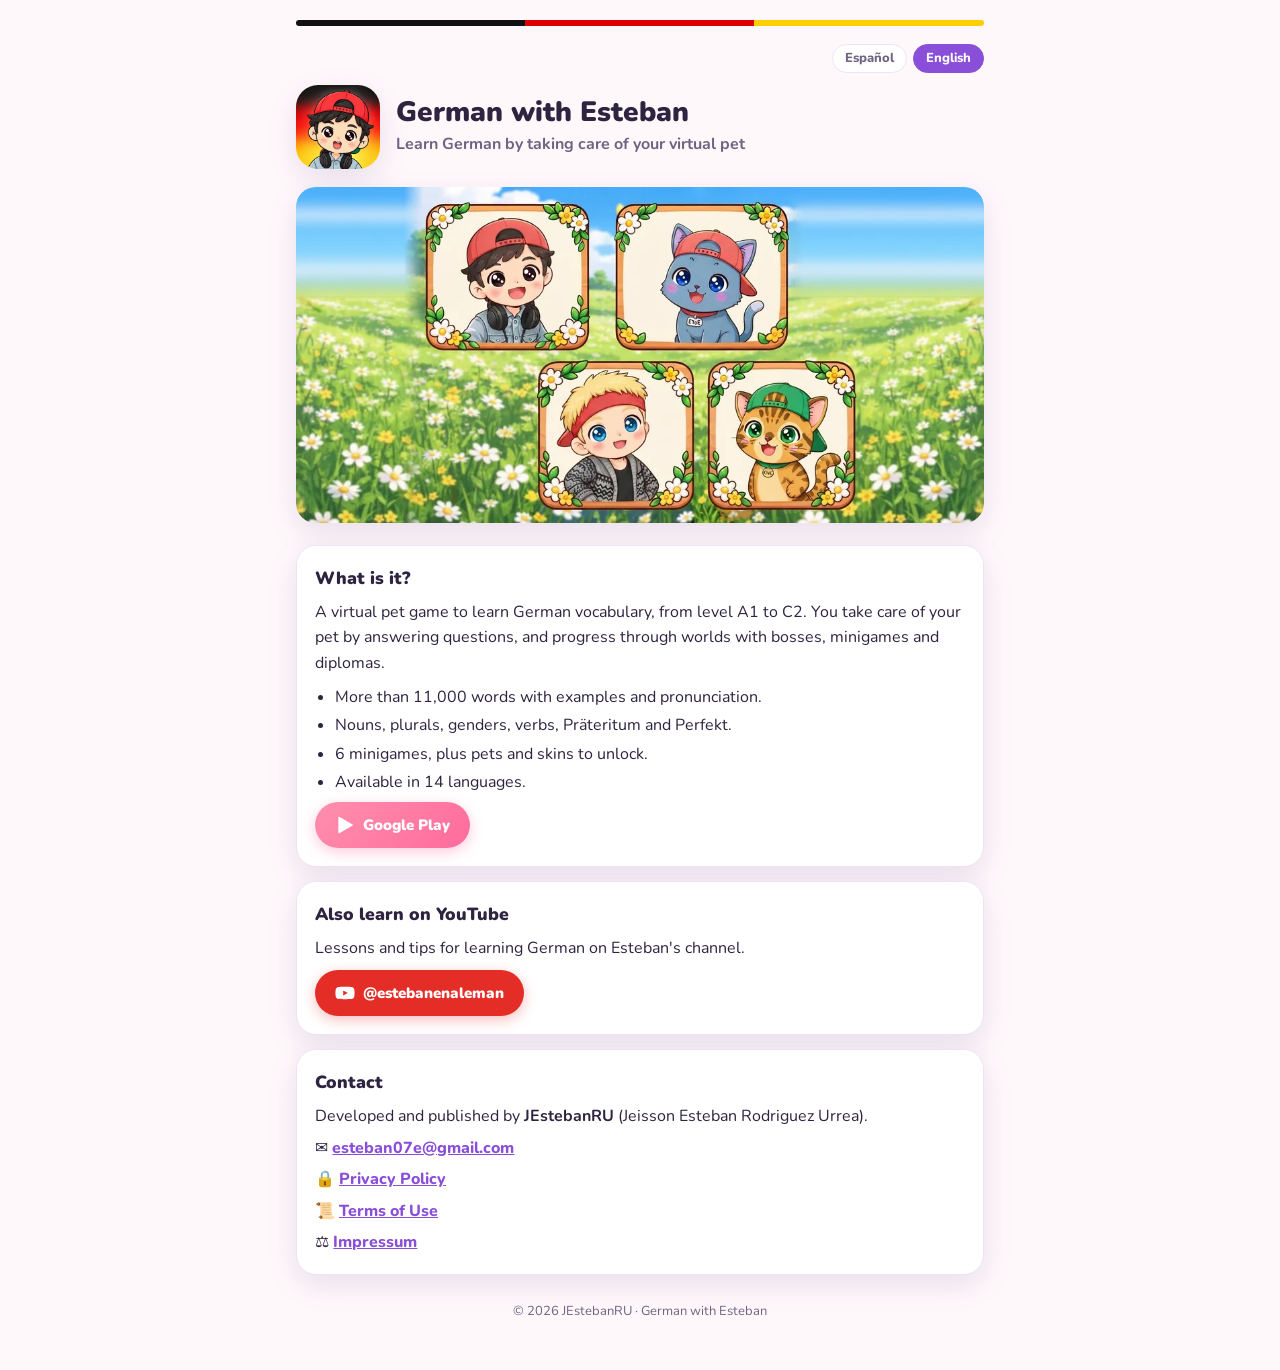
<file: index.html>
<!doctype html>
<html lang="es">
<head>
<meta charset="utf-8">
<meta name="viewport" content="width=device-width, initial-scale=1">
<title>German with Esteban</title>
<meta name="description" content="Aprende alemán cuidando a tu mascota virtual. Learn German by taking care of your virtual pet.">
<link rel="icon" href="favicon.png" type="image/png">
<link rel="apple-touch-icon" href="apple-touch-icon.png">
<meta property="og:title" content="German with Esteban">
<meta property="og:description" content="Aprende alemán cuidando a tu mascota virtual · Learn German by taking care of your virtual pet">
<meta property="og:image" content="https://jestebanru7.github.io/banner.webp">
<link href="fonts/fonts.css" rel="stylesheet">
<style>
  :root {
    --bg:#FFF8FB; --card:#FFFFFF; --text:#2E2440; --muted:#6E6482; --line:#EEE3F5;
    --pink:#FF6B9D; --pink2:#FF8FAD; --purple:#8A4FD8; --shadow:0 10px 30px rgba(80,40,120,0.12);
  }
  @media (prefers-color-scheme: dark) {
    :root { --bg:#17131D; --card:#221C2B; --text:#F1ECF7; --muted:#ADA4BB; --line:#352C40;
            --purple:#B98CFF; --shadow:0 10px 30px rgba(0,0,0,0.35); }
  }
  * { box-sizing:border-box; }
  body { margin:0; background:var(--bg); color:var(--text);
         font:16px/1.6 'Nunito', system-ui, -apple-system, 'Segoe UI', Roboto, sans-serif; }
  main { max-width:720px; margin:0 auto; padding:20px 16px 48px; }
  .flag { height:6px; border-radius:3px; margin-bottom:18px;
          background:linear-gradient(90deg,#111 0 33.3%,#DD0000 33.3% 66.6%,#FFCE00 66.6%); }
  .lang { display:flex; justify-content:flex-end; gap:6px; margin-bottom:12px; }
  .lang button { font:inherit; font-size:13px; font-weight:800; color:var(--muted); background:var(--card);
                 border:1.5px solid var(--line); border-radius:999px; padding:3px 12px; cursor:pointer; }
  .lang button.on { color:#fff; background:var(--purple); border-color:var(--purple); }
  .hero { display:flex; align-items:center; gap:16px; margin-bottom:18px; }
  .hero img { width:84px; height:84px; border-radius:22px; box-shadow:var(--shadow); flex-shrink:0; }
  h1 { font-size:1.75rem; font-weight:900; line-height:1.15; margin:0; }
  .tagline { color:var(--muted); font-weight:700; margin:4px 0 0; }
  .banner { width:100%; height:auto; aspect-ratio:1024/500; display:block; border-radius:20px;
            box-shadow:var(--shadow); margin:4px 0 22px; object-fit:cover; }
  .card { background:var(--card); border:1.5px solid var(--line); border-radius:20px;
          padding:18px 18px; margin-bottom:14px; box-shadow:var(--shadow); }
  h2 { font-size:1.1rem; font-weight:900; margin:0 0 8px; }
  ul { margin:0; padding-left:20px; }
  li { margin:3px 0; }
  .btns { display:flex; flex-wrap:wrap; gap:10px; margin-top:6px; }
  .btn { display:inline-flex; align-items:center; gap:8px; text-decoration:none; font-weight:900;
         border-radius:999px; padding:11px 20px; font-size:15px; }
  .btn-play { color:#fff; background:linear-gradient(135deg,var(--pink2),var(--pink));
              box-shadow:0 4px 14px rgba(255,107,157,0.35); }
  .btn-yt { color:#fff; background:#E52D27; box-shadow:0 4px 14px rgba(229,45,39,0.3); }
  .btn svg { width:20px; height:20px; flex-shrink:0; }
  a { color:var(--purple); font-weight:800; }
  .contact a { word-break:break-all; }
  footer { color:var(--muted); font-size:13px; text-align:center; margin-top:26px; }
  [data-l] { display:none; }
  html[lang="es"] [data-l="es"], html[lang="en"] [data-l="en"] { display:revert; }
  @media (max-width:420px) { h1 { font-size:1.45rem; } .hero img { width:68px; height:68px; } }
</style>
</head>
<body>
<main>
  <div class="flag" aria-hidden="true"></div>
  <nav class="lang" aria-label="Idioma / Language">
    <button type="button" data-set="es">Español</button>
    <button type="button" data-set="en">English</button>
  </nav>

  <header class="hero">
    <img src="icon.webp" alt="" width="84" height="84">
    <div>
      <h1>German with Esteban</h1>
      <p class="tagline">
        <span data-l="es">Aprende alemán cuidando a tu mascota virtual</span>
        <span data-l="en">Learn German by taking care of your virtual pet</span>
      </p>
    </div>
  </header>

  <img class="banner" src="banner.webp" alt="Esteban, Felix, Lucky y Silvestre">

  <section class="card">
    <h2><span data-l="es">¿Qué es?</span><span data-l="en">What is it?</span></h2>
    <p data-l="es" style="margin:0 0 8px">Un juego de mascota virtual para aprender vocabulario alemán, del nivel A1 al C2. Cuidas de tu mascota respondiendo preguntas, y avanzas por mundos con jefes, minijuegos y diplomas.</p>
    <p data-l="en" style="margin:0 0 8px">A virtual pet game to learn German vocabulary, from level A1 to C2. You take care of your pet by answering questions, and progress through worlds with bosses, minigames and diplomas.</p>
    <ul data-l="es">
      <li>Más de 11.000 palabras con ejemplos y pronunciación.</li>
      <li>Sustantivos, plurales, géneros, verbos, Präteritum y Perfekt.</li>
      <li>6 minijuegos, mascotas y skins para desbloquear.</li>
      <li>Disponible en 14 idiomas.</li>
    </ul>
    <ul data-l="en">
      <li>More than 11,000 words with examples and pronunciation.</li>
      <li>Nouns, plurals, genders, verbs, Präteritum and Perfekt.</li>
      <li>6 minigames, plus pets and skins to unlock.</li>
      <li>Available in 14 languages.</li>
    </ul>
    <div class="btns">
      <a class="btn btn-play" href="https://play.google.com/store/apps/details?id=com.jestebanru.germanwithesteban">
        <svg viewBox="0 0 24 24" aria-hidden="true"><path fill="currentColor" d="M4 2.8v18.4c0 .6.7 1 1.2.7l15.9-9.2c.5-.3.5-1.1 0-1.4L5.2 2.1C4.7 1.8 4 2.2 4 2.8z"/></svg>
        <span data-l="es">Google Play</span><span data-l="en">Google Play</span>
      </a>
    </div>
  </section>

  <section class="card">
    <h2><span data-l="es">Aprende también en YouTube</span><span data-l="en">Also learn on YouTube</span></h2>
    <p data-l="es" style="margin:0 0 8px">Clases y consejos para aprender alemán en el canal de Esteban.</p>
    <p data-l="en" style="margin:0 0 8px">Lessons and tips for learning German on Esteban's channel.</p>
    <div class="btns">
      <a class="btn btn-yt" href="https://www.youtube.com/@estebanenaleman">
        <svg viewBox="0 0 24 24" aria-hidden="true"><path fill="currentColor" d="M23 7.2a3 3 0 0 0-2.1-2.1C19 4.6 12 4.6 12 4.6s-7 0-8.9.5A3 3 0 0 0 1 7.2 31 31 0 0 0 .5 12a31 31 0 0 0 .5 4.8 3 3 0 0 0 2.1 2.1c1.9.5 8.9.5 8.9.5s7 0 8.9-.5a3 3 0 0 0 2.1-2.1 31 31 0 0 0 .5-4.8 31 31 0 0 0-.5-4.8zM9.8 15.1V8.9L15.4 12l-5.6 3.1z"/></svg>
        @estebanenaleman
      </a>
    </div>
  </section>

  <section class="card contact">
    <h2><span data-l="es">Contacto</span><span data-l="en">Contact</span></h2>
    <p style="margin:0 0 6px">
      <span data-l="es">Desarrollado y publicado por</span><span data-l="en">Developed and published by</span>
      <strong>JEstebanRU</strong> (Jeisson Esteban Rodriguez Urrea).
    </p>
    <p style="margin:0 0 6px">✉️ <a href="mailto:esteban07e@gmail.com">esteban07e@gmail.com</a></p>
    <p style="margin:0 0 6px">🔒 <a href="privacy/"><span data-l="es">Política de privacidad</span><span data-l="en">Privacy Policy</span></a></p>
    <p style="margin:0 0 6px">📜 <a href="terms/"><span data-l="es">Términos de uso</span><span data-l="en">Terms of Use</span></a></p>
    <p style="margin:0">⚖️ <a href="https://mein.online-impressum.de/german-with-esteban/#impressum">Impressum</a></p>
  </section>

  <footer>© 2026 JEstebanRU · German with Esteban</footer>
</main>
<script>
  (function () {
    var KEY = 'gwe_site_lang';
    function set(l) {
      document.documentElement.lang = l;
      document.querySelectorAll('.lang button').forEach(function (b) { b.classList.toggle('on', b.dataset.set === l); });
      try { localStorage.setItem(KEY, l); } catch (e) {}
    }
    var saved = null;
    try { saved = localStorage.getItem(KEY); } catch (e) {}
    set(saved || ((navigator.language || 'en').toLowerCase().indexOf('es') === 0 ? 'es' : 'en'));
    document.querySelectorAll('.lang button').forEach(function (b) {
      b.addEventListener('click', function () { set(b.dataset.set); });
    });
  })();
</script>
</body>
</html>
</file>
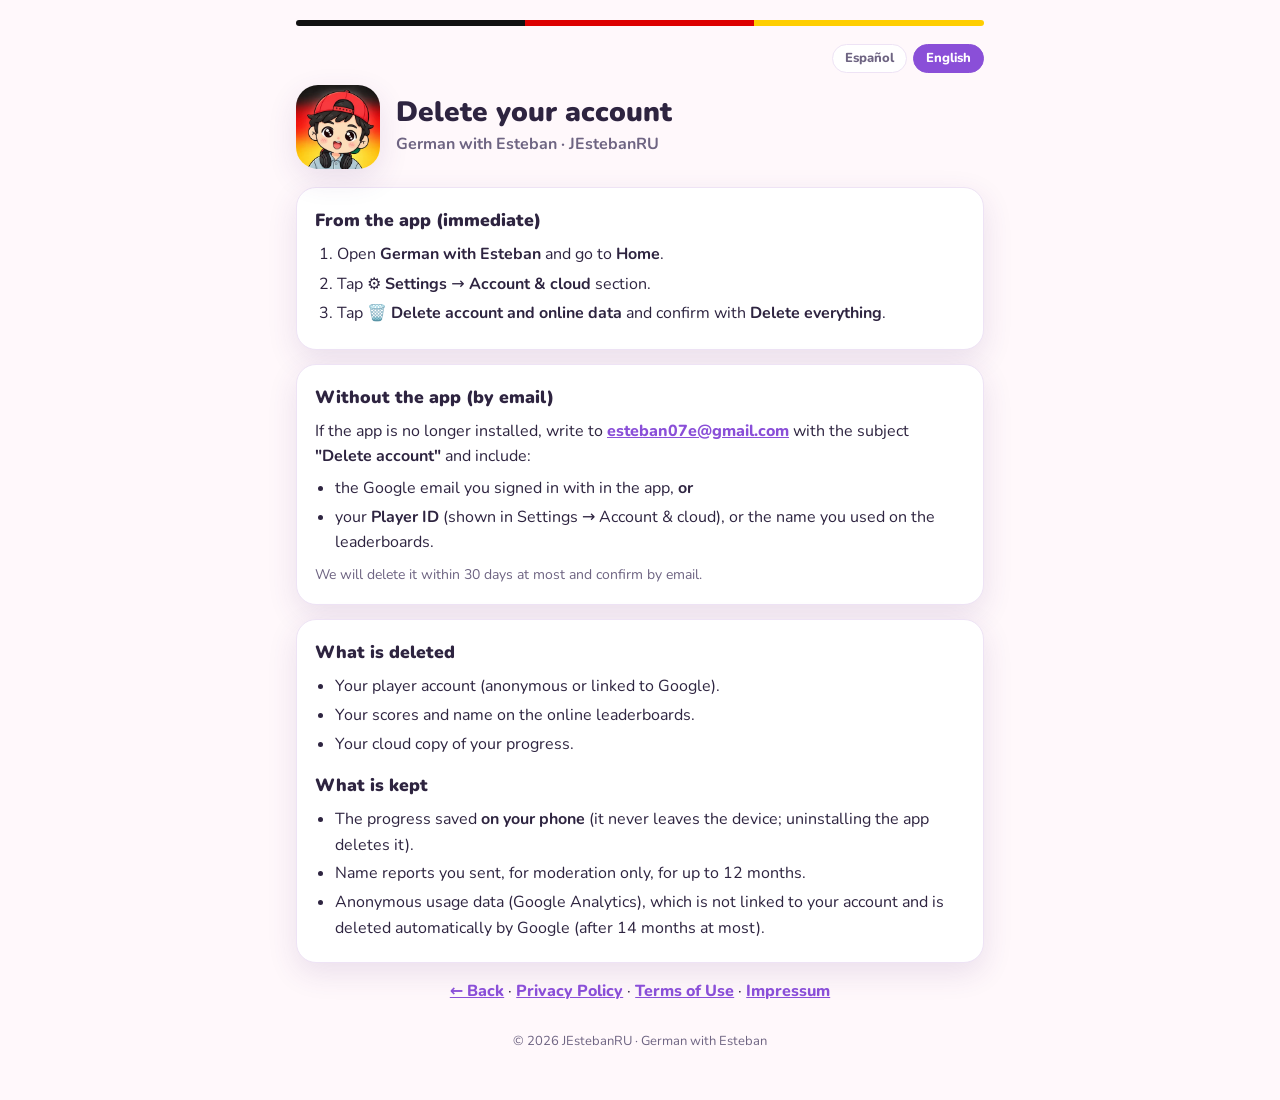
<file: delete-account/index.html>
<!doctype html>
<html lang="es">
<head>
<meta charset="utf-8">
<meta name="viewport" content="width=device-width, initial-scale=1">
<title>Borrar cuenta · Delete account — German with Esteban</title>
<meta name="description" content="Cómo borrar tu cuenta y tus datos de German with Esteban. How to delete your German with Esteban account and data.">
<link rel="icon" href="../favicon.png" type="image/png">
<link rel="apple-touch-icon" href="../apple-touch-icon.png">
<meta property="og:title" content="German with Esteban">
<meta property="og:description" content="Aprende alemán cuidando a tu mascota virtual · Learn German by taking care of your virtual pet">
<meta property="og:image" content="https://jestebanru7.github.io/banner.webp">
<link href="../fonts/fonts.css" rel="stylesheet">
<style>
  :root {
    --bg:#FFF8FB; --card:#FFFFFF; --text:#2E2440; --muted:#6E6482; --line:#EEE3F5;
    --pink:#FF6B9D; --pink2:#FF8FAD; --purple:#8A4FD8; --shadow:0 10px 30px rgba(80,40,120,0.12);
  }
  @media (prefers-color-scheme: dark) {
    :root { --bg:#17131D; --card:#221C2B; --text:#F1ECF7; --muted:#ADA4BB; --line:#352C40;
            --purple:#B98CFF; --shadow:0 10px 30px rgba(0,0,0,0.35); }
  }
  * { box-sizing:border-box; }
  body { margin:0; background:var(--bg); color:var(--text);
         font:16px/1.6 'Nunito', system-ui, -apple-system, 'Segoe UI', Roboto, sans-serif; }
  main { max-width:720px; margin:0 auto; padding:20px 16px 48px; }
  .flag { height:6px; border-radius:3px; margin-bottom:18px;
          background:linear-gradient(90deg,#111 0 33.3%,#DD0000 33.3% 66.6%,#FFCE00 66.6%); }
  .lang { display:flex; justify-content:flex-end; gap:6px; margin-bottom:12px; }
  .lang button { font:inherit; font-size:13px; font-weight:800; color:var(--muted); background:var(--card);
                 border:1.5px solid var(--line); border-radius:999px; padding:3px 12px; cursor:pointer; }
  .lang button.on { color:#fff; background:var(--purple); border-color:var(--purple); }
  .hero { display:flex; align-items:center; gap:16px; margin-bottom:18px; }
  .hero img { width:84px; height:84px; border-radius:22px; box-shadow:var(--shadow); flex-shrink:0; }
  h1 { font-size:1.75rem; font-weight:900; line-height:1.15; margin:0; }
  .tagline { color:var(--muted); font-weight:700; margin:4px 0 0; }
  .banner { width:100%; height:auto; aspect-ratio:1024/500; display:block; border-radius:20px;
            box-shadow:var(--shadow); margin:4px 0 22px; object-fit:cover; }
  .card { background:var(--card); border:1.5px solid var(--line); border-radius:20px;
          padding:18px 18px; margin-bottom:14px; box-shadow:var(--shadow); }
  h2 { font-size:1.1rem; font-weight:900; margin:0 0 8px; }
  ul { margin:0; padding-left:20px; }
  li { margin:3px 0; }
  .btns { display:flex; flex-wrap:wrap; gap:10px; margin-top:6px; }
  .btn { display:inline-flex; align-items:center; gap:8px; text-decoration:none; font-weight:900;
         border-radius:999px; padding:11px 20px; font-size:15px; }
  .btn-play { color:#fff; background:linear-gradient(135deg,var(--pink2),var(--pink));
              box-shadow:0 4px 14px rgba(255,107,157,0.35); }
  .btn-yt { color:#fff; background:#E52D27; box-shadow:0 4px 14px rgba(229,45,39,0.3); }
  .btn svg { width:20px; height:20px; flex-shrink:0; }
  a { color:var(--purple); font-weight:800; }
  .contact a { word-break:break-all; }
  footer { color:var(--muted); font-size:13px; text-align:center; margin-top:26px; }
  [data-l] { display:none; }
  html[lang="es"] [data-l="es"], html[lang="en"] [data-l="en"] { display:revert; }
  ol { margin:0; padding-left:22px; } ol li { margin:4px 0; }
  .note { color:var(--muted); font-size:14px; margin:8px 0 0; }
  @media (max-width:420px) { h1 { font-size:1.45rem; } .hero img { width:68px; height:68px; } }
</style>
</head>
<body>
<main>
  <div class="flag" aria-hidden="true"></div>
  <nav class="lang" aria-label="Idioma / Language">
    <button type="button" data-set="es">Español</button>
    <button type="button" data-set="en">English</button>
  </nav>

  <header class="hero">
    <img src="../icon.webp" alt="" width="84" height="84">
    <div>
      <h1><span data-l="es">Borrar tu cuenta</span><span data-l="en">Delete your account</span></h1>
      <p class="tagline">German with Esteban · JEstebanRU</p>
    </div>
  </header>

  <section class="card">
    <h2><span data-l="es">Desde la app (inmediato)</span><span data-l="en">From the app (immediate)</span></h2>
    <ol data-l="es">
      <li>Abre <strong>German with Esteban</strong> y ve a <strong>Inicio</strong>.</li>
      <li>Pulsa ⚙️ <strong>Configuración</strong> → sección <strong>Cuenta y nube</strong>.</li>
      <li>Pulsa <strong>🗑️ Borrar cuenta y datos online</strong> y confirma con <strong>Borrar todo</strong>.</li>
    </ol>
    <ol data-l="en">
      <li>Open <strong>German with Esteban</strong> and go to <strong>Home</strong>.</li>
      <li>Tap ⚙️ <strong>Settings</strong> → <strong>Account &amp; cloud</strong> section.</li>
      <li>Tap <strong>🗑️ Delete account and online data</strong> and confirm with <strong>Delete everything</strong>.</li>
    </ol>
  </section>

  <section class="card contact">
    <h2><span data-l="es">Sin la app (por correo)</span><span data-l="en">Without the app (by email)</span></h2>
    <p data-l="es" style="margin:0 0 6px">Si ya no tienes la app instalada, escribe a <a href="mailto:esteban07e@gmail.com?subject=Borrar%20cuenta%20-%20German%20with%20Esteban">esteban07e@gmail.com</a> con el asunto <strong>"Borrar cuenta"</strong> e indica:</p>
    <p data-l="en" style="margin:0 0 6px">If the app is no longer installed, write to <a href="mailto:esteban07e@gmail.com?subject=Delete%20account%20-%20German%20with%20Esteban">esteban07e@gmail.com</a> with the subject <strong>"Delete account"</strong> and include:</p>
    <ul data-l="es">
      <li>el correo de Google con el que iniciaste sesión en la app, <strong>o</strong></li>
      <li>tu <strong>ID de jugador</strong> (aparece en Configuración → Cuenta y nube), o el nombre que usabas en las clasificaciones.</li>
    </ul>
    <ul data-l="en">
      <li>the Google email you signed in with in the app, <strong>or</strong></li>
      <li>your <strong>Player ID</strong> (shown in Settings → Account &amp; cloud), or the name you used on the leaderboards.</li>
    </ul>
    <p class="note" data-l="es">Lo borraremos en un plazo máximo de 30 días y te confirmaremos por correo.</p>
    <p class="note" data-l="en">We will delete it within 30 days at most and confirm by email.</p>
  </section>

  <section class="card">
    <h2><span data-l="es">Qué se borra</span><span data-l="en">What is deleted</span></h2>
    <ul data-l="es">
      <li>Tu cuenta de jugador (anónima o vinculada a Google).</li>
      <li>Tus puntuaciones y nombre en las clasificaciones online.</li>
      <li>Tu copia del progreso en la nube.</li>
    </ul>
    <ul data-l="en">
      <li>Your player account (anonymous or linked to Google).</li>
      <li>Your scores and name on the online leaderboards.</li>
      <li>Your cloud copy of your progress.</li>
    </ul>
    <h2 style="margin-top:14px"><span data-l="es">Qué se conserva</span><span data-l="en">What is kept</span></h2>
    <ul data-l="es">
      <li>El progreso guardado <strong>en tu móvil</strong> (no sale del dispositivo; se borra desinstalando la app).</li>
      <li>Las denuncias de nombres que hayas enviado, solo para la moderación, hasta 12 meses.</li>
      <li>Datos de uso anónimos (Google Analytics), que no están ligados a tu cuenta y que Google elimina automáticamente (como máximo a los 14 meses).</li>
    </ul>
    <ul data-l="en">
      <li>The progress saved <strong>on your phone</strong> (it never leaves the device; uninstalling the app deletes it).</li>
      <li>Name reports you sent, for moderation only, for up to 12 months.</li>
      <li>Anonymous usage data (Google Analytics), which is not linked to your account and is deleted automatically by Google (after 14 months at most).</li>
    </ul>
  </section>

  <p style="text-align:center"><a href="../"><span data-l="es">← Volver</span><span data-l="en">← Back</span></a> · <a href="../privacy/"><span data-l="es">Política de privacidad</span><span data-l="en">Privacy Policy</span></a> · <a href="../terms/"><span data-l="es">Términos de uso</span><span data-l="en">Terms of Use</span></a> · <a href="https://mein.online-impressum.de/german-with-esteban/#impressum">Impressum</a></p>
  <footer>© 2026 JEstebanRU · German with Esteban</footer>
</main>
<script>
  (function () {
    var KEY = 'gwe_site_lang';
    function set(l) {
      document.documentElement.lang = l;
      document.querySelectorAll('.lang button').forEach(function (b) { b.classList.toggle('on', b.dataset.set === l); });
      try { localStorage.setItem(KEY, l); } catch (e) {}
    }
    var saved = null;
    try { saved = localStorage.getItem(KEY); } catch (e) {}
    set(saved || ((navigator.language || 'en').toLowerCase().indexOf('es') === 0 ? 'es' : 'en'));
    document.querySelectorAll('.lang button').forEach(function (b) {
      b.addEventListener('click', function () { set(b.dataset.set); });
    });
  })();
</script>
</body>
</html>
</file>
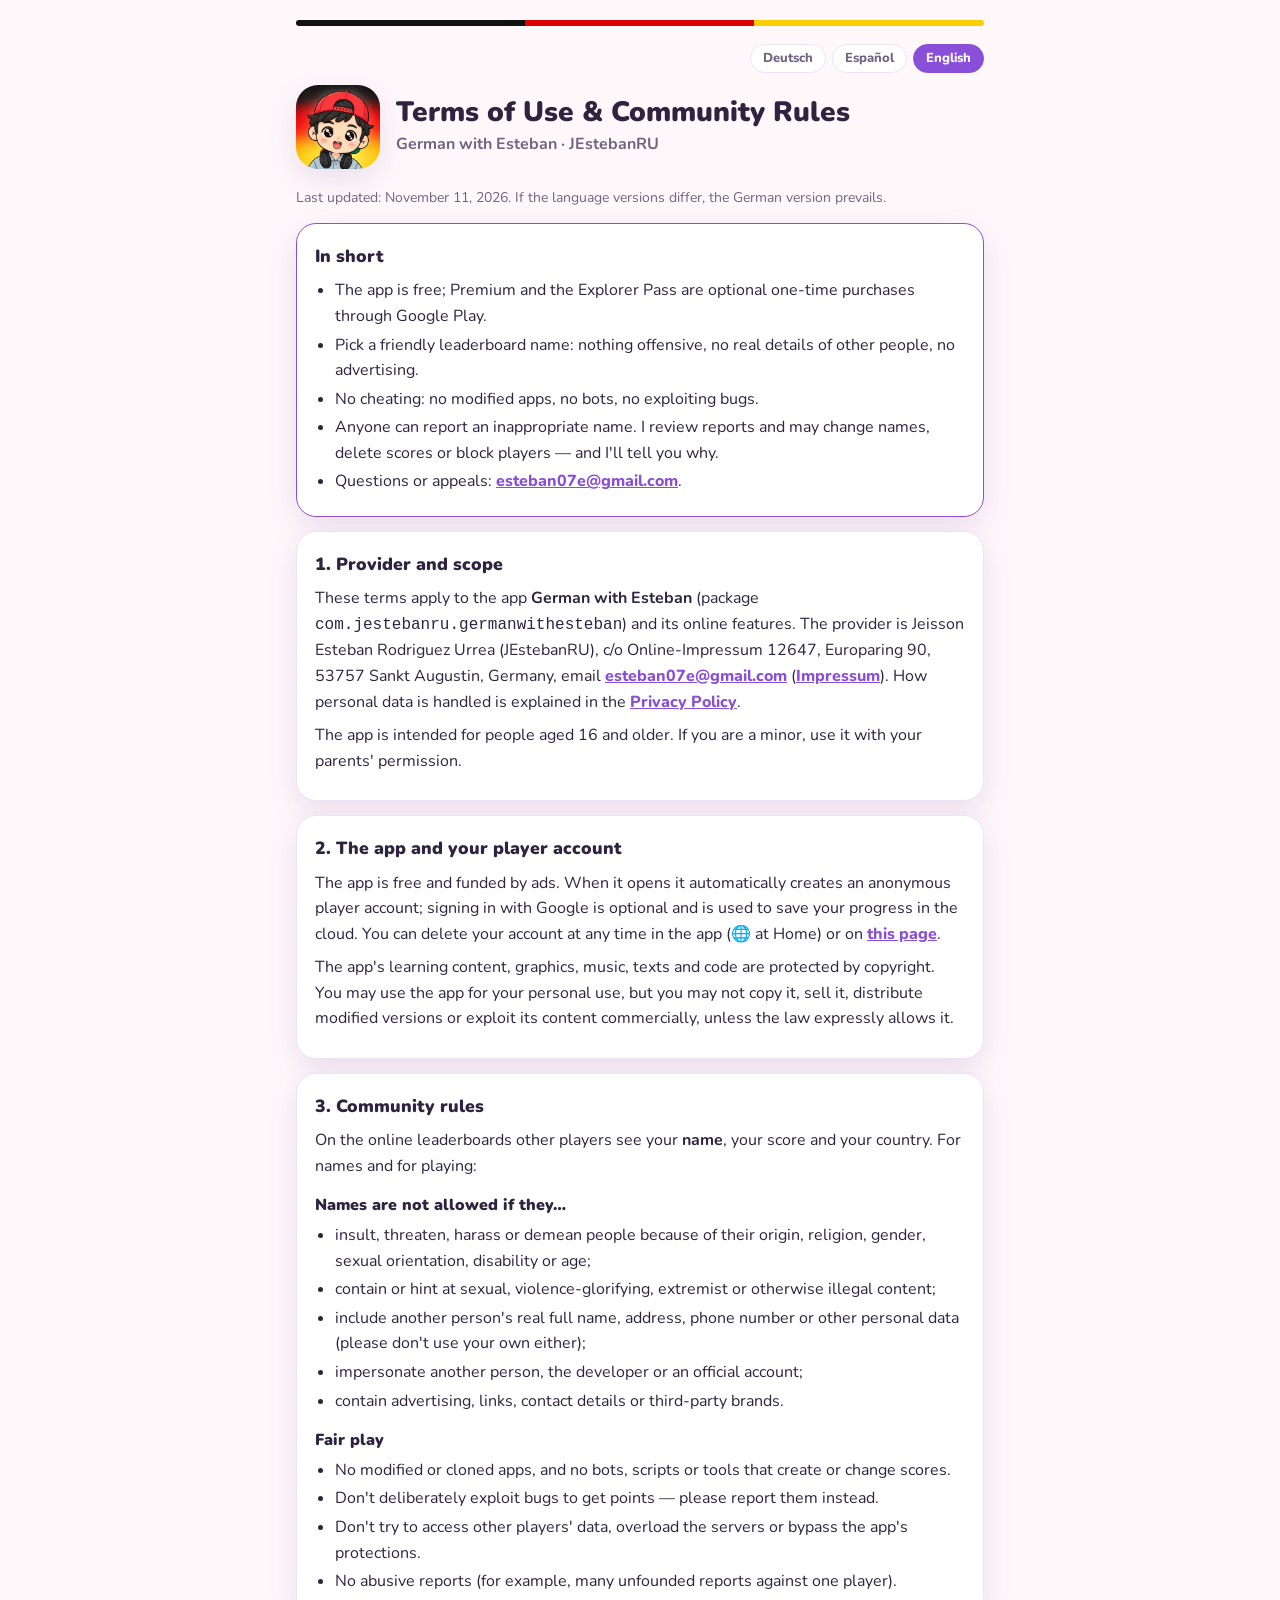
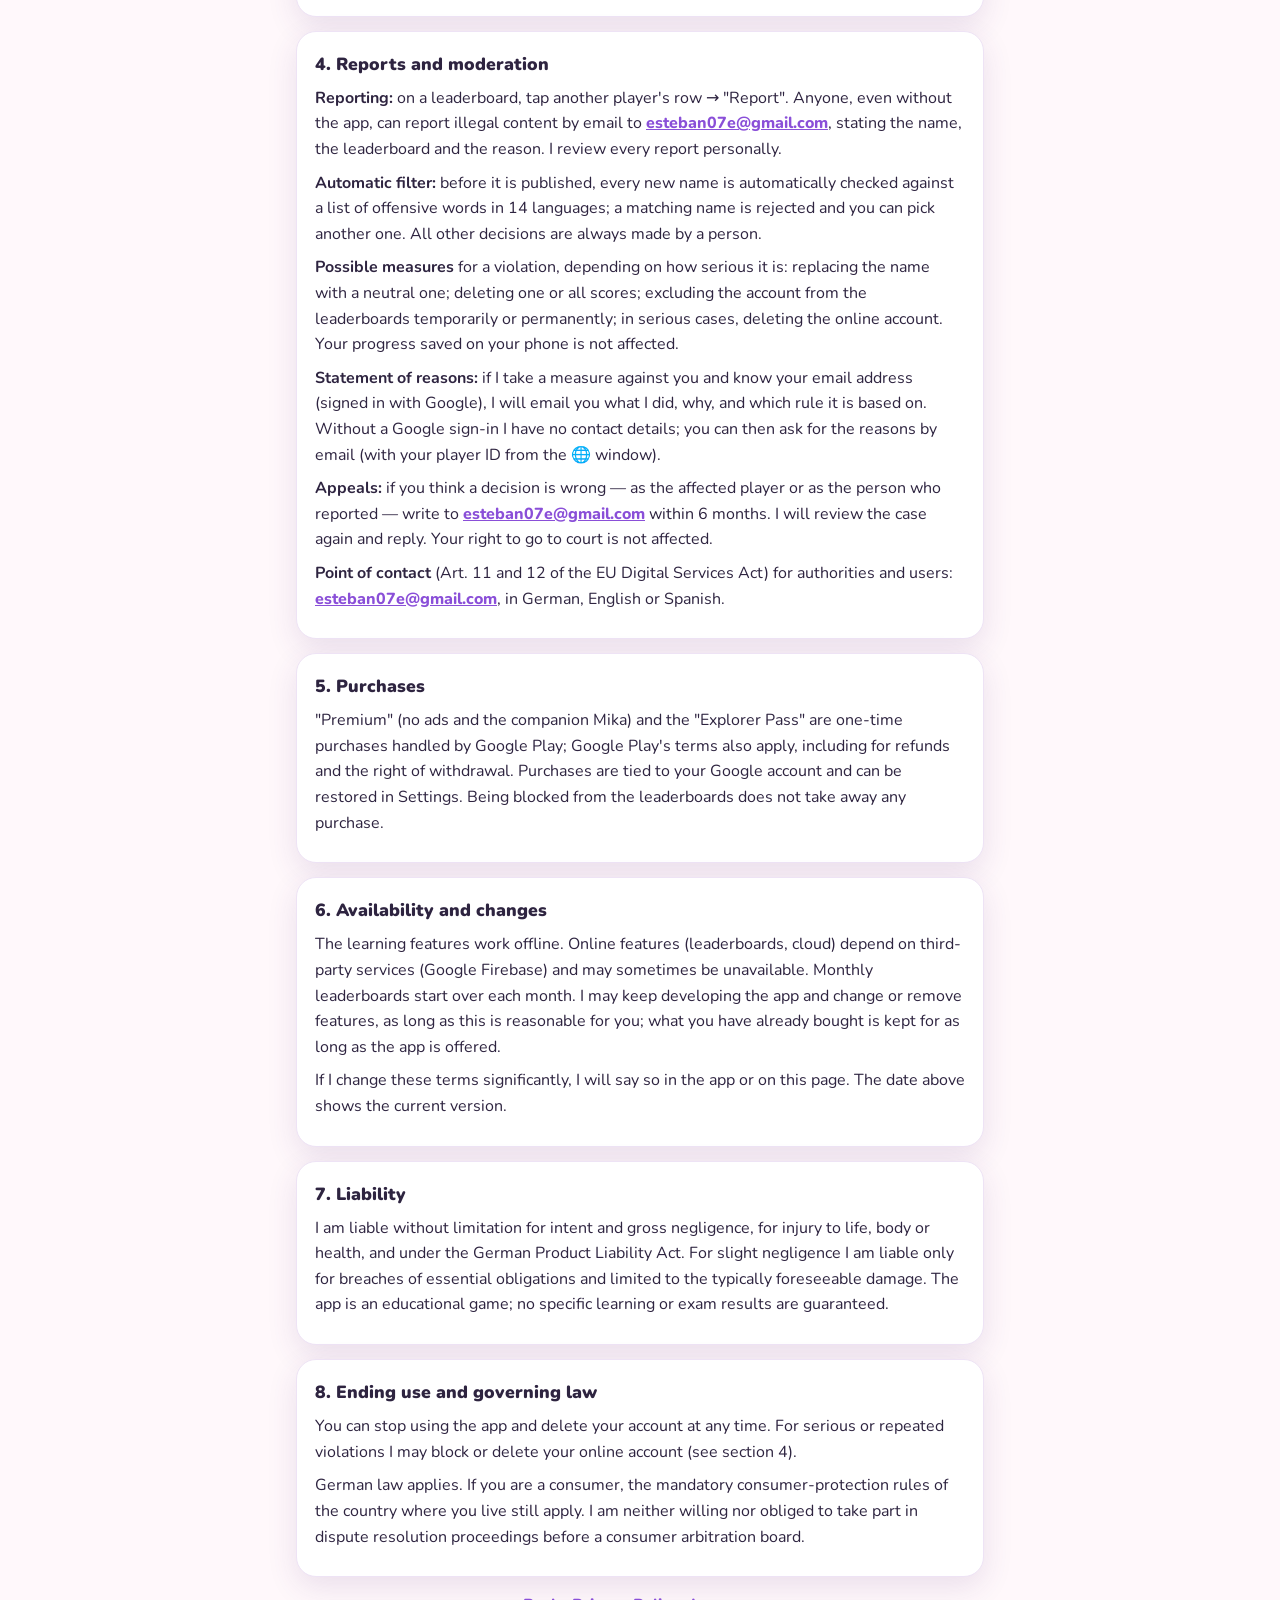
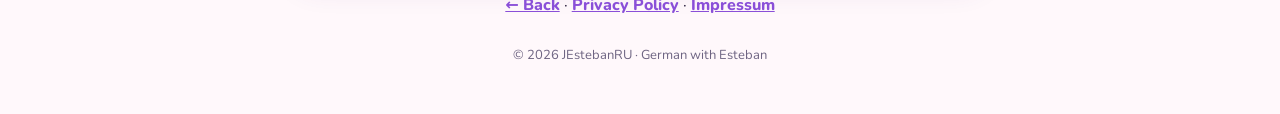
<file: terms/index.html>
<!doctype html>
<html lang="de">
<head>
<meta charset="utf-8">
<meta name="viewport" content="width=device-width, initial-scale=1">
<title>Nutzungsbedingungen · Términos de uso · Terms of Use — German with Esteban</title>
<meta name="description" content="Nutzungsbedingungen und Community-Regeln von German with Esteban · Términos de uso y reglas de la comunidad · Terms of Use and community rules.">
<link rel="icon" href="../favicon.png" type="image/png">
<link rel="apple-touch-icon" href="../apple-touch-icon.png">
<meta property="og:title" content="German with Esteban">
<meta property="og:description" content="Aprende alemán cuidando a tu mascota virtual · Learn German by taking care of your virtual pet">
<meta property="og:image" content="https://jestebanru7.github.io/banner.webp">
<link href="../fonts/fonts.css" rel="stylesheet">
<style>
  :root {
    --bg:#FFF8FB; --card:#FFFFFF; --text:#2E2440; --muted:#6E6482; --line:#EEE3F5;
    --pink:#FF6B9D; --pink2:#FF8FAD; --purple:#8A4FD8; --shadow:0 10px 30px rgba(80,40,120,0.12);
  }
  @media (prefers-color-scheme: dark) {
    :root { --bg:#17131D; --card:#221C2B; --text:#F1ECF7; --muted:#ADA4BB; --line:#352C40;
            --purple:#B98CFF; --shadow:0 10px 30px rgba(0,0,0,0.35); }
  }
  * { box-sizing:border-box; }
  body { margin:0; background:var(--bg); color:var(--text);
         font:16px/1.6 'Nunito', system-ui, -apple-system, 'Segoe UI', Roboto, sans-serif; }
  main { max-width:720px; margin:0 auto; padding:20px 16px 48px; }
  .flag { height:6px; border-radius:3px; margin-bottom:18px;
          background:linear-gradient(90deg,#111 0 33.3%,#DD0000 33.3% 66.6%,#FFCE00 66.6%); }
  .lang { display:flex; justify-content:flex-end; gap:6px; margin-bottom:12px; }
  .lang button { font:inherit; font-size:13px; font-weight:800; color:var(--muted); background:var(--card);
                 border:1.5px solid var(--line); border-radius:999px; padding:3px 12px; cursor:pointer; }
  .lang button.on { color:#fff; background:var(--purple); border-color:var(--purple); }
  .hero { display:flex; align-items:center; gap:16px; margin-bottom:18px; }
  .hero img { width:84px; height:84px; border-radius:22px; box-shadow:var(--shadow); flex-shrink:0; }
  h1 { font-size:1.75rem; font-weight:900; line-height:1.15; margin:0; }
  .tagline { color:var(--muted); font-weight:700; margin:4px 0 0; }
  .banner { width:100%; height:auto; aspect-ratio:1024/500; display:block; border-radius:20px;
            box-shadow:var(--shadow); margin:4px 0 22px; object-fit:cover; }
  .card { background:var(--card); border:1.5px solid var(--line); border-radius:20px;
          padding:18px 18px; margin-bottom:14px; box-shadow:var(--shadow); }
  h2 { font-size:1.1rem; font-weight:900; margin:0 0 8px; }
  ul { margin:0; padding-left:20px; }
  li { margin:3px 0; }
  .btns { display:flex; flex-wrap:wrap; gap:10px; margin-top:6px; }
  .btn { display:inline-flex; align-items:center; gap:8px; text-decoration:none; font-weight:900;
         border-radius:999px; padding:11px 20px; font-size:15px; }
  .btn-play { color:#fff; background:linear-gradient(135deg,var(--pink2),var(--pink));
              box-shadow:0 4px 14px rgba(255,107,157,0.35); }
  .btn-yt { color:#fff; background:#E52D27; box-shadow:0 4px 14px rgba(229,45,39,0.3); }
  .btn svg { width:20px; height:20px; flex-shrink:0; }
  a { color:var(--purple); font-weight:800; }
  .contact a { word-break:break-all; }
  footer { color:var(--muted); font-size:13px; text-align:center; margin-top:26px; }
  [data-l] { display:none; }
  html[lang="es"] [data-l="es"], html[lang="en"] [data-l="en"], html[lang="de"] [data-l="de"] { display:revert; }
  ol { margin:0; padding-left:22px; } ol li { margin:4px 0; }
  .note { color:var(--muted); font-size:14px; margin:8px 0 0; }
  @media (max-width:420px) { h1 { font-size:1.45rem; } .hero img { width:68px; height:68px; } }
  .card h3 { font-size:1rem; font-weight:900; margin:14px 0 4px; }
  .card p { margin:0 0 8px; }
  .meta { color:var(--muted); font-size:14px; margin:0 0 14px; }
  .short { border-color:var(--purple); }
</style>
</head>
<body>
<main>
  <div class="flag" aria-hidden="true"></div>
  <nav class="lang" aria-label="Sprache / Idioma / Language">
    <button type="button" data-set="de">Deutsch</button>
    <button type="button" data-set="es">Español</button>
    <button type="button" data-set="en">English</button>
  </nav>

  <header class="hero">
    <img src="../icon.webp" alt="" width="84" height="84">
    <div>
      <h1><span data-l="de">Nutzungsbedingungen &amp; Community-Regeln</span><span data-l="es">Términos de uso y reglas de la comunidad</span><span data-l="en">Terms of Use &amp; Community Rules</span></h1>
      <p class="tagline">German with Esteban · JEstebanRU</p>
    </div>
  </header>

  <!-- ═══════════════════════════ DEUTSCH ═══════════════════════════ -->
  <div data-l="de">
    <p class="meta">Stand: 11. November 2026. Bei Abweichungen zwischen den Sprachfassungen gilt die deutsche Fassung.</p>

    <section class="card short">
      <h2>Kurz gesagt</h2>
      <ul>
        <li>Die App ist kostenlos; Premium und der Entdecker-Pass sind freiwillige Einmalkäufe über Google Play.</li>
        <li>Wähle einen freundlichen Namen für die Bestenlisten: nichts Beleidigendes, keine echten Daten anderer, keine Werbung.</li>
        <li>Kein Schummeln: keine veränderte App, keine Bots, keine ausgenutzten Fehler.</li>
        <li>Unpassende Namen kann jeder melden. Ich prüfe die Meldungen und kann Namen ändern, Ergebnisse löschen oder Spieler sperren — und sage dir, warum.</li>
        <li>Fragen oder Einspruch: <a href="mailto:esteban07e@gmail.com">esteban07e@gmail.com</a>.</li>
      </ul>
    </section>

    <section class="card">
      <h2>1. Anbieter und Geltungsbereich</h2>
      <p>Diese Bedingungen gelten für die App <strong>German with Esteban</strong> (Paket <code>com.jestebanru.germanwithesteban</code>) und ihre Online-Funktionen. Anbieter ist Jeisson Esteban Rodriguez Urrea (JEstebanRU), c/o Online-Impressum 12647, Europaring 90, 53757 Sankt Augustin, Deutschland, E-Mail <a href="mailto:esteban07e@gmail.com">esteban07e@gmail.com</a> (<a href="https://mein.online-impressum.de/german-with-esteban/#impressum">Impressum</a>). Wie personenbezogene Daten verarbeitet werden, steht in der <a href="../privacy/">Datenschutzerklärung</a>.</p>
      <p>Die App richtet sich an Personen ab 16 Jahren. Wer minderjährig ist, sollte die App mit dem Einverständnis der Eltern nutzen.</p>
    </section>

    <section class="card">
      <h2>2. Die App und dein Spielerkonto</h2>
      <p>Die App ist kostenlos und wird durch Werbung finanziert. Beim Start legt sie automatisch ein anonymes Spielerkonto an; die Anmeldung mit Google ist freiwillig und dient dem Speichern des Fortschritts in der Cloud. Du kannst dein Konto jederzeit in der App (🌐 in der Startansicht) oder über <a href="../delete-account/">diese Seite</a> löschen.</p>
      <p>Die Lerninhalte, Grafiken, Musik, Texte und der Code der App sind urheberrechtlich geschützt. Du darfst die App für deinen persönlichen Gebrauch nutzen, sie aber nicht kopieren, verkaufen, verändert verbreiten oder ihre Inhalte gewerblich verwerten, soweit das Gesetz es nicht ausdrücklich erlaubt.</p>
    </section>

    <section class="card">
      <h2>3. Community-Regeln</h2>
      <p>In den Online-Bestenlisten sehen andere Spieler deinen <strong>Namen</strong>, dein Ergebnis und dein Land. Für Namen und für das Spielen gilt:</p>
      <h3>Nicht erlaubt sind Namen, die …</h3>
      <ul>
        <li>beleidigen, bedrohen, belästigen oder Menschen wegen Herkunft, Religion, Geschlecht, sexueller Orientierung, Behinderung oder Alter herabsetzen;</li>
        <li>sexuelle, gewaltverherrlichende, extremistische oder sonst rechtswidrige Inhalte enthalten oder darauf anspielen;</li>
        <li>den echten vollständigen Namen, die Adresse, Telefonnummer oder andere persönliche Daten einer anderen Person enthalten (bitte auch nicht deine eigenen);</li>
        <li>sich als eine andere Person, als der Entwickler oder als offizieller Account ausgeben;</li>
        <li>Werbung, Links, Kontaktdaten oder Marken Dritter enthalten.</li>
      </ul>
      <h3>Fair spielen</h3>
      <ul>
        <li>Keine veränderte oder nachgebaute App, keine Bots, Skripte oder Werkzeuge, die Ergebnisse erzeugen oder verändern.</li>
        <li>Keine absichtliche Ausnutzung von Fehlern, um Punkte zu bekommen — melde sie lieber.</li>
        <li>Kein Versuch, auf Daten anderer Spieler zuzugreifen, die Server zu überlasten oder die Schutzmaßnahmen der App zu umgehen.</li>
        <li>Keine missbräuchlichen Meldungen (z. B. massenhaft unbegründete Meldungen gegen einen Spieler).</li>
      </ul>
    </section>

    <section class="card">
      <h2>4. Meldungen und Moderation</h2>
      <p><strong>Melden:</strong> Tippe in einer Bestenliste auf eine fremde Zeile → „Melden“. Rechtswidrige Inhalte kann jeder — auch ohne App — per E-Mail an <a href="mailto:esteban07e@gmail.com">esteban07e@gmail.com</a> melden; bitte gib den Namen, die Bestenliste und den Grund an. Jede Meldung wird von mir persönlich geprüft.</p>
      <p><strong>Automatischer Filter:</strong> Neue Namen werden vor der Veröffentlichung automatisch mit einer Liste anstößiger Wörter in 14 Sprachen verglichen; ein solcher Name wird abgelehnt und du kannst einen anderen wählen. Andere Entscheidungen trifft immer ein Mensch.</p>
      <p><strong>Mögliche Maßnahmen</strong> bei einem Verstoß, je nach Schwere: den Namen durch einen neutralen ersetzen; einzelne oder alle Ergebnisse löschen; das Spielerkonto vorübergehend oder dauerhaft von den Bestenlisten ausschließen; in schweren Fällen das Online-Konto löschen. Dein Fortschritt auf dem Gerät bleibt davon unberührt.</p>
      <p><strong>Begründung:</strong> Wenn ich eine Maßnahme gegen dich ergreife und deine E-Mail-Adresse kenne (Anmeldung mit Google), teile ich dir per E-Mail mit, was ich getan habe, warum und auf welche Regel ich mich stütze. Ohne Google-Anmeldung kenne ich keine Kontaktdaten; du kannst die Begründung dann per E-Mail anfordern (mit deiner Spieler-ID aus dem 🌐-Fenster).</p>
      <p><strong>Einspruch:</strong> Wenn du eine Entscheidung für falsch hältst — als Betroffener oder als meldende Person —, schreib innerhalb von 6 Monaten an <a href="mailto:esteban07e@gmail.com">esteban07e@gmail.com</a>. Ich prüfe den Fall erneut und antworte dir. Dein Recht, Gerichte anzurufen, bleibt unberührt.</p>
      <p><strong>Kontaktstelle</strong> (Art. 11 und 12 DSA) für Behörden und Nutzer: <a href="mailto:esteban07e@gmail.com">esteban07e@gmail.com</a>, auf Deutsch, Englisch oder Spanisch.</p>
    </section>

    <section class="card">
      <h2>5. Käufe</h2>
      <p>„Premium“ (keine Werbung und die Begleiterin Mika) und der „Entdecker-Pass“ sind Einmalkäufe, die über Google Play abgewickelt werden; dafür gelten zusätzlich die Bedingungen von Google Play, auch für Erstattungen und das Widerrufsrecht. Käufe sind an dein Google-Konto gebunden und lassen sich in den Einstellungen wiederherstellen. Eine Sperre von den Bestenlisten nimmt dir keine Käufe weg.</p>
    </section>

    <section class="card">
      <h2>6. Verfügbarkeit und Änderungen</h2>
      <p>Die Lernfunktionen funktionieren auch ohne Internet. Online-Funktionen (Bestenlisten, Cloud) hängen von Diensten Dritter (Google Firebase) ab und können zeitweise nicht verfügbar sein. Monatliche Bestenlisten beginnen jeden Monat neu. Ich darf die App weiterentwickeln, Funktionen ändern oder einstellen, soweit das für dich zumutbar ist; bereits gekaufte Inhalte bleiben erhalten, solange die App angeboten wird.</p>
      <p>Ändere ich diese Bedingungen wesentlich, weise ich in der App oder auf dieser Seite darauf hin. Das Datum oben zeigt die aktuelle Fassung.</p>
    </section>

    <section class="card">
      <h2>7. Haftung</h2>
      <p>Ich hafte unbeschränkt bei Vorsatz und grober Fahrlässigkeit, bei Verletzung von Leben, Körper oder Gesundheit und nach dem Produkthaftungsgesetz. Bei leichter Fahrlässigkeit hafte ich nur für die Verletzung wesentlicher Pflichten und begrenzt auf den typischerweise vorhersehbaren Schaden. Die App ist ein Lernspiel; für bestimmte Lernerfolge oder Prüfungsergebnisse wird keine Gewähr übernommen.</p>
    </section>

    <section class="card">
      <h2>8. Kündigung und anwendbares Recht</h2>
      <p>Du kannst die Nutzung jederzeit beenden und dein Konto löschen. Bei schweren oder wiederholten Verstößen kann ich dein Online-Konto sperren oder löschen (siehe Abschnitt 4).</p>
      <p>Es gilt deutsches Recht. Wenn du Verbraucher bist, bleiben die zwingenden Verbraucherschutzvorschriften des Landes, in dem du lebst, unberührt. Ich bin nicht bereit oder verpflichtet, an Streitbeilegungsverfahren vor einer Verbraucherschlichtungsstelle teilzunehmen.</p>
    </section>
  </div>

  <!-- ═══════════════════════════ ESPAÑOL ═══════════════════════════ -->
  <div data-l="es">
    <p class="meta">Última actualización: 11 de noviembre de 2026. Si las versiones en distintos idiomas no coinciden, prevalece la versión en alemán.</p>

    <section class="card short">
      <h2>En pocas palabras</h2>
      <ul>
        <li>La app es gratis; Premium y el Pase Explorador son compras únicas opcionales a través de Google Play.</li>
        <li>Elige un nombre amable para las clasificaciones: nada ofensivo, nada de datos reales de otras personas, nada de publicidad.</li>
        <li>Nada de trampas: ni apps modificadas, ni bots, ni aprovechar errores.</li>
        <li>Cualquiera puede denunciar un nombre inapropiado. Reviso las denuncias y puedo cambiar nombres, borrar marcas o bloquear jugadores — y te digo por qué.</li>
        <li>Dudas o reclamaciones: <a href="mailto:esteban07e@gmail.com">esteban07e@gmail.com</a>.</li>
      </ul>
    </section>

    <section class="card">
      <h2>1. Quién ofrece la app y a qué se aplica</h2>
      <p>Estos términos se aplican a la app <strong>German with Esteban</strong> (paquete <code>com.jestebanru.germanwithesteban</code>) y a sus funciones en línea. La ofrece Jeisson Esteban Rodriguez Urrea (JEstebanRU), c/o Online-Impressum 12647, Europaring 90, 53757 Sankt Augustin, Alemania, correo <a href="mailto:esteban07e@gmail.com">esteban07e@gmail.com</a> (<a href="https://mein.online-impressum.de/german-with-esteban/#impressum">Impressum</a>). Cómo se tratan los datos personales se explica en la <a href="../privacy/">política de privacidad</a>.</p>
      <p>La app está pensada para personas de 16 años en adelante. Si eres menor de edad, úsala con permiso de tus padres.</p>
    </section>

    <section class="card">
      <h2>2. La app y tu cuenta de jugador</h2>
      <p>La app es gratuita y se financia con anuncios. Al abrirse crea automáticamente una cuenta de jugador anónima; iniciar sesión con Google es opcional y sirve para guardar el progreso en la nube. Puedes borrar tu cuenta cuando quieras desde la app (🌐 en Casa) o en <a href="../delete-account/">esta página</a>.</p>
      <p>Los contenidos de aprendizaje, gráficos, música, textos y el código de la app están protegidos por derechos de autor. Puedes usar la app para tu uso personal, pero no copiarla, venderla, distribuirla modificada ni explotar sus contenidos comercialmente, salvo que la ley lo permita expresamente.</p>
    </section>

    <section class="card">
      <h2>3. Reglas de la comunidad</h2>
      <p>En las clasificaciones en línea otros jugadores ven tu <strong>nombre</strong>, tu marca y tu país. Para los nombres y para el juego rige lo siguiente:</p>
      <h3>No se permiten nombres que…</h3>
      <ul>
        <li>insulten, amenacen, acosen o desprecien a personas por su origen, religión, género, orientación sexual, discapacidad o edad;</li>
        <li>contengan o insinúen contenido sexual, que glorifique la violencia, extremista o ilegal de otro tipo;</li>
        <li>incluyan el nombre completo real, la dirección, el teléfono u otros datos personales de otra persona (por favor, tampoco los tuyos);</li>
        <li>se hagan pasar por otra persona, por el desarrollador o por una cuenta oficial;</li>
        <li>contengan publicidad, enlaces, datos de contacto o marcas de terceros.</li>
      </ul>
      <h3>Juego limpio</h3>
      <ul>
        <li>Nada de apps modificadas o copiadas, ni bots, scripts o herramientas que creen o cambien marcas.</li>
        <li>No aproveches errores a propósito para conseguir puntos: mejor avísame.</li>
        <li>No intentes acceder a datos de otros jugadores, sobrecargar los servidores ni saltarte las protecciones de la app.</li>
        <li>Nada de denuncias abusivas (por ejemplo, muchas denuncias sin motivo contra un jugador).</li>
      </ul>
    </section>

    <section class="card">
      <h2>4. Denuncias y moderación</h2>
      <p><strong>Denunciar:</strong> en una clasificación, toca la fila de otro jugador → «Denunciar». Cualquier persona, aunque no tenga la app, puede denunciar contenido ilegal por correo a <a href="mailto:esteban07e@gmail.com">esteban07e@gmail.com</a>, indicando el nombre, la clasificación y el motivo. Reviso personalmente cada denuncia.</p>
      <p><strong>Filtro automático:</strong> antes de publicarse, cada nombre nuevo se compara automáticamente con una lista de palabras ofensivas en 14 idiomas; si coincide, se rechaza y puedes elegir otro. Cualquier otra decisión la toma siempre una persona.</p>
      <p><strong>Medidas posibles</strong> ante una infracción, según su gravedad: cambiar el nombre por uno neutro; borrar una o todas las marcas; excluir la cuenta de las clasificaciones de forma temporal o permanente; en casos graves, borrar la cuenta en línea. Tu progreso guardado en el móvil no se ve afectado.</p>
      <p><strong>Motivo:</strong> si tomo una medida contra ti y conozco tu correo (sesión iniciada con Google), te escribiré para explicarte qué hice, por qué y en qué regla me baso. Sin sesión de Google no tengo ningún dato de contacto; en ese caso puedes pedir la explicación por correo (con tu ID de jugador de la ventana 🌐).</p>
      <p><strong>Reclamación:</strong> si crees que una decisión es incorrecta —como afectado o como quien denunció—, escribe en un plazo de 6 meses a <a href="mailto:esteban07e@gmail.com">esteban07e@gmail.com</a>. Revisaré el caso de nuevo y te responderé. Tu derecho a acudir a los tribunales no se ve afectado.</p>
      <p><strong>Punto de contacto</strong> (arts. 11 y 12 de la Ley de Servicios Digitales de la UE) para autoridades y usuarios: <a href="mailto:esteban07e@gmail.com">esteban07e@gmail.com</a>, en alemán, inglés o español.</p>
    </section>

    <section class="card">
      <h2>5. Compras</h2>
      <p>«Premium» (sin anuncios y la compañera Mika) y el «Pase Explorador» son compras únicas gestionadas por Google Play; se aplican además las condiciones de Google Play, también para reembolsos y el derecho de desistimiento. Las compras van ligadas a tu cuenta de Google y se pueden restaurar en Configuración. Un bloqueo en las clasificaciones no te quita ninguna compra.</p>
    </section>

    <section class="card">
      <h2>6. Disponibilidad y cambios</h2>
      <p>Las funciones de aprendizaje funcionan sin internet. Las funciones en línea (clasificaciones, nube) dependen de servicios de terceros (Google Firebase) y pueden no estar disponibles a veces. Las clasificaciones mensuales empiezan de cero cada mes. Puedo seguir desarrollando la app y cambiar o retirar funciones, siempre que sea razonable para ti; lo que ya compraste se mantiene mientras la app siga ofreciéndose.</p>
      <p>Si cambio estos términos de forma importante, lo avisaré en la app o en esta página. La fecha de arriba indica la versión vigente.</p>
    </section>

    <section class="card">
      <h2>7. Responsabilidad</h2>
      <p>Respondo sin límite en caso de dolo y negligencia grave, de daños a la vida, el cuerpo o la salud, y según la ley alemana de responsabilidad por productos. En caso de negligencia leve, solo respondo por el incumplimiento de obligaciones esenciales y hasta el daño típicamente previsible. La app es un juego educativo; no se garantizan resultados concretos de aprendizaje ni de exámenes.</p>
    </section>

    <section class="card">
      <h2>8. Fin del uso y ley aplicable</h2>
      <p>Puedes dejar de usar la app y borrar tu cuenta en cualquier momento. Ante infracciones graves o repetidas puedo bloquear o borrar tu cuenta en línea (ver el apartado 4).</p>
      <p>Se aplica el derecho alemán. Si eres consumidor, siguen valiendo las normas obligatorias de protección del consumidor del país donde vives. No estoy dispuesto ni obligado a participar en procedimientos de resolución de conflictos ante una entidad de arbitraje de consumo.</p>
    </section>
  </div>

  <!-- ═══════════════════════════ ENGLISH ═══════════════════════════ -->
  <div data-l="en">
    <p class="meta">Last updated: November 11, 2026. If the language versions differ, the German version prevails.</p>

    <section class="card short">
      <h2>In short</h2>
      <ul>
        <li>The app is free; Premium and the Explorer Pass are optional one-time purchases through Google Play.</li>
        <li>Pick a friendly leaderboard name: nothing offensive, no real details of other people, no advertising.</li>
        <li>No cheating: no modified apps, no bots, no exploiting bugs.</li>
        <li>Anyone can report an inappropriate name. I review reports and may change names, delete scores or block players — and I'll tell you why.</li>
        <li>Questions or appeals: <a href="mailto:esteban07e@gmail.com">esteban07e@gmail.com</a>.</li>
      </ul>
    </section>

    <section class="card">
      <h2>1. Provider and scope</h2>
      <p>These terms apply to the app <strong>German with Esteban</strong> (package <code>com.jestebanru.germanwithesteban</code>) and its online features. The provider is Jeisson Esteban Rodriguez Urrea (JEstebanRU), c/o Online-Impressum 12647, Europaring 90, 53757 Sankt Augustin, Germany, email <a href="mailto:esteban07e@gmail.com">esteban07e@gmail.com</a> (<a href="https://mein.online-impressum.de/german-with-esteban/#impressum">Impressum</a>). How personal data is handled is explained in the <a href="../privacy/">Privacy Policy</a>.</p>
      <p>The app is intended for people aged 16 and older. If you are a minor, use it with your parents' permission.</p>
    </section>

    <section class="card">
      <h2>2. The app and your player account</h2>
      <p>The app is free and funded by ads. When it opens it automatically creates an anonymous player account; signing in with Google is optional and is used to save your progress in the cloud. You can delete your account at any time in the app (🌐 at Home) or on <a href="../delete-account/">this page</a>.</p>
      <p>The app's learning content, graphics, music, texts and code are protected by copyright. You may use the app for your personal use, but you may not copy it, sell it, distribute modified versions or exploit its content commercially, unless the law expressly allows it.</p>
    </section>

    <section class="card">
      <h2>3. Community rules</h2>
      <p>On the online leaderboards other players see your <strong>name</strong>, your score and your country. For names and for playing:</p>
      <h3>Names are not allowed if they…</h3>
      <ul>
        <li>insult, threaten, harass or demean people because of their origin, religion, gender, sexual orientation, disability or age;</li>
        <li>contain or hint at sexual, violence-glorifying, extremist or otherwise illegal content;</li>
        <li>include another person's real full name, address, phone number or other personal data (please don't use your own either);</li>
        <li>impersonate another person, the developer or an official account;</li>
        <li>contain advertising, links, contact details or third-party brands.</li>
      </ul>
      <h3>Fair play</h3>
      <ul>
        <li>No modified or cloned apps, and no bots, scripts or tools that create or change scores.</li>
        <li>Don't deliberately exploit bugs to get points — please report them instead.</li>
        <li>Don't try to access other players' data, overload the servers or bypass the app's protections.</li>
        <li>No abusive reports (for example, many unfounded reports against one player).</li>
      </ul>
    </section>

    <section class="card">
      <h2>4. Reports and moderation</h2>
      <p><strong>Reporting:</strong> on a leaderboard, tap another player's row → "Report". Anyone, even without the app, can report illegal content by email to <a href="mailto:esteban07e@gmail.com">esteban07e@gmail.com</a>, stating the name, the leaderboard and the reason. I review every report personally.</p>
      <p><strong>Automatic filter:</strong> before it is published, every new name is automatically checked against a list of offensive words in 14 languages; a matching name is rejected and you can pick another one. All other decisions are always made by a person.</p>
      <p><strong>Possible measures</strong> for a violation, depending on how serious it is: replacing the name with a neutral one; deleting one or all scores; excluding the account from the leaderboards temporarily or permanently; in serious cases, deleting the online account. Your progress saved on your phone is not affected.</p>
      <p><strong>Statement of reasons:</strong> if I take a measure against you and know your email address (signed in with Google), I will email you what I did, why, and which rule it is based on. Without a Google sign-in I have no contact details; you can then ask for the reasons by email (with your player ID from the 🌐 window).</p>
      <p><strong>Appeals:</strong> if you think a decision is wrong — as the affected player or as the person who reported — write to <a href="mailto:esteban07e@gmail.com">esteban07e@gmail.com</a> within 6 months. I will review the case again and reply. Your right to go to court is not affected.</p>
      <p><strong>Point of contact</strong> (Art. 11 and 12 of the EU Digital Services Act) for authorities and users: <a href="mailto:esteban07e@gmail.com">esteban07e@gmail.com</a>, in German, English or Spanish.</p>
    </section>

    <section class="card">
      <h2>5. Purchases</h2>
      <p>"Premium" (no ads and the companion Mika) and the "Explorer Pass" are one-time purchases handled by Google Play; Google Play's terms also apply, including for refunds and the right of withdrawal. Purchases are tied to your Google account and can be restored in Settings. Being blocked from the leaderboards does not take away any purchase.</p>
    </section>

    <section class="card">
      <h2>6. Availability and changes</h2>
      <p>The learning features work offline. Online features (leaderboards, cloud) depend on third-party services (Google Firebase) and may sometimes be unavailable. Monthly leaderboards start over each month. I may keep developing the app and change or remove features, as long as this is reasonable for you; what you have already bought is kept for as long as the app is offered.</p>
      <p>If I change these terms significantly, I will say so in the app or on this page. The date above shows the current version.</p>
    </section>

    <section class="card">
      <h2>7. Liability</h2>
      <p>I am liable without limitation for intent and gross negligence, for injury to life, body or health, and under the German Product Liability Act. For slight negligence I am liable only for breaches of essential obligations and limited to the typically foreseeable damage. The app is an educational game; no specific learning or exam results are guaranteed.</p>
    </section>

    <section class="card">
      <h2>8. Ending use and governing law</h2>
      <p>You can stop using the app and delete your account at any time. For serious or repeated violations I may block or delete your online account (see section 4).</p>
      <p>German law applies. If you are a consumer, the mandatory consumer-protection rules of the country where you live still apply. I am neither willing nor obliged to take part in dispute resolution proceedings before a consumer arbitration board.</p>
    </section>
  </div>

  <p style="text-align:center"><a href="../"><span data-l="de">← Zurück</span><span data-l="es">← Volver</span><span data-l="en">← Back</span></a> · <a href="../privacy/"><span data-l="de">Datenschutz</span><span data-l="es">Política de privacidad</span><span data-l="en">Privacy Policy</span></a> · <a href="https://mein.online-impressum.de/german-with-esteban/#impressum">Impressum</a></p>
  <footer>© 2026 JEstebanRU · German with Esteban</footer>
</main>
<script>
  (function () {
    var KEY = 'gwe_site_lang';
    var LANGS = ['de', 'es', 'en'];
    function set(l) {
      if (LANGS.indexOf(l) < 0) l = 'en';
      document.documentElement.lang = l;
      document.querySelectorAll('.lang button').forEach(function (b) { b.classList.toggle('on', b.dataset.set === l); });
      try { localStorage.setItem(KEY, l); } catch (e) {}
    }
    // ?lang=xx (la app abre la página en su idioma) > elegido antes > navegador.
    var q = (location.search.match(/[?&]lang=([a-z]{2})/) || [])[1];
    var saved = null;
    try { saved = localStorage.getItem(KEY); } catch (e) {}
    var nav = (navigator.language || 'en').toLowerCase().slice(0, 2);
    set(q || saved || (LANGS.indexOf(nav) >= 0 ? nav : 'en'));
    document.querySelectorAll('.lang button').forEach(function (b) {
      b.addEventListener('click', function () { set(b.dataset.set); });
    });
  })();
</script>
</body>
</html>
</file>
<file: fonts/fonts.css>
/* Nunito servida desde esta misma web (antes Google Fonts: enviaba la IP de
   cada visitante a Google sin consentimiento). Fuente variable: un archivo
   cubre todos los grosores. Licencia: OFL.txt. */
@font-face {
  font-family: 'Nunito'; font-style: normal; font-weight: 200 1000; font-display: swap;
  src: url(nunito-latin-ext.woff2) format('woff2');
  unicode-range: U+0100-02BA, U+02BD-02C5, U+02C7-02CC, U+02CE-02D7, U+02DD-02FF, U+0304, U+0308, U+0329, U+1D00-1DBF, U+1E00-1E9F, U+1EF2-1EFF, U+2020, U+20A0-20AB, U+20AD-20C4, U+2113, U+2C60-2C7F, U+A720-A7FF;
}
@font-face {
  font-family: 'Nunito'; font-style: normal; font-weight: 200 1000; font-display: swap;
  src: url(nunito-latin.woff2) format('woff2');
  unicode-range: U+0000-00FF, U+0131, U+0152-0153, U+02BB-02BC, U+02C6, U+02DA, U+02DC, U+0304, U+0308, U+0329, U+2000-206F, U+20AC, U+2122, U+2191, U+2193, U+2212, U+2215, U+FEFF, U+FFFD;
}
</file>
